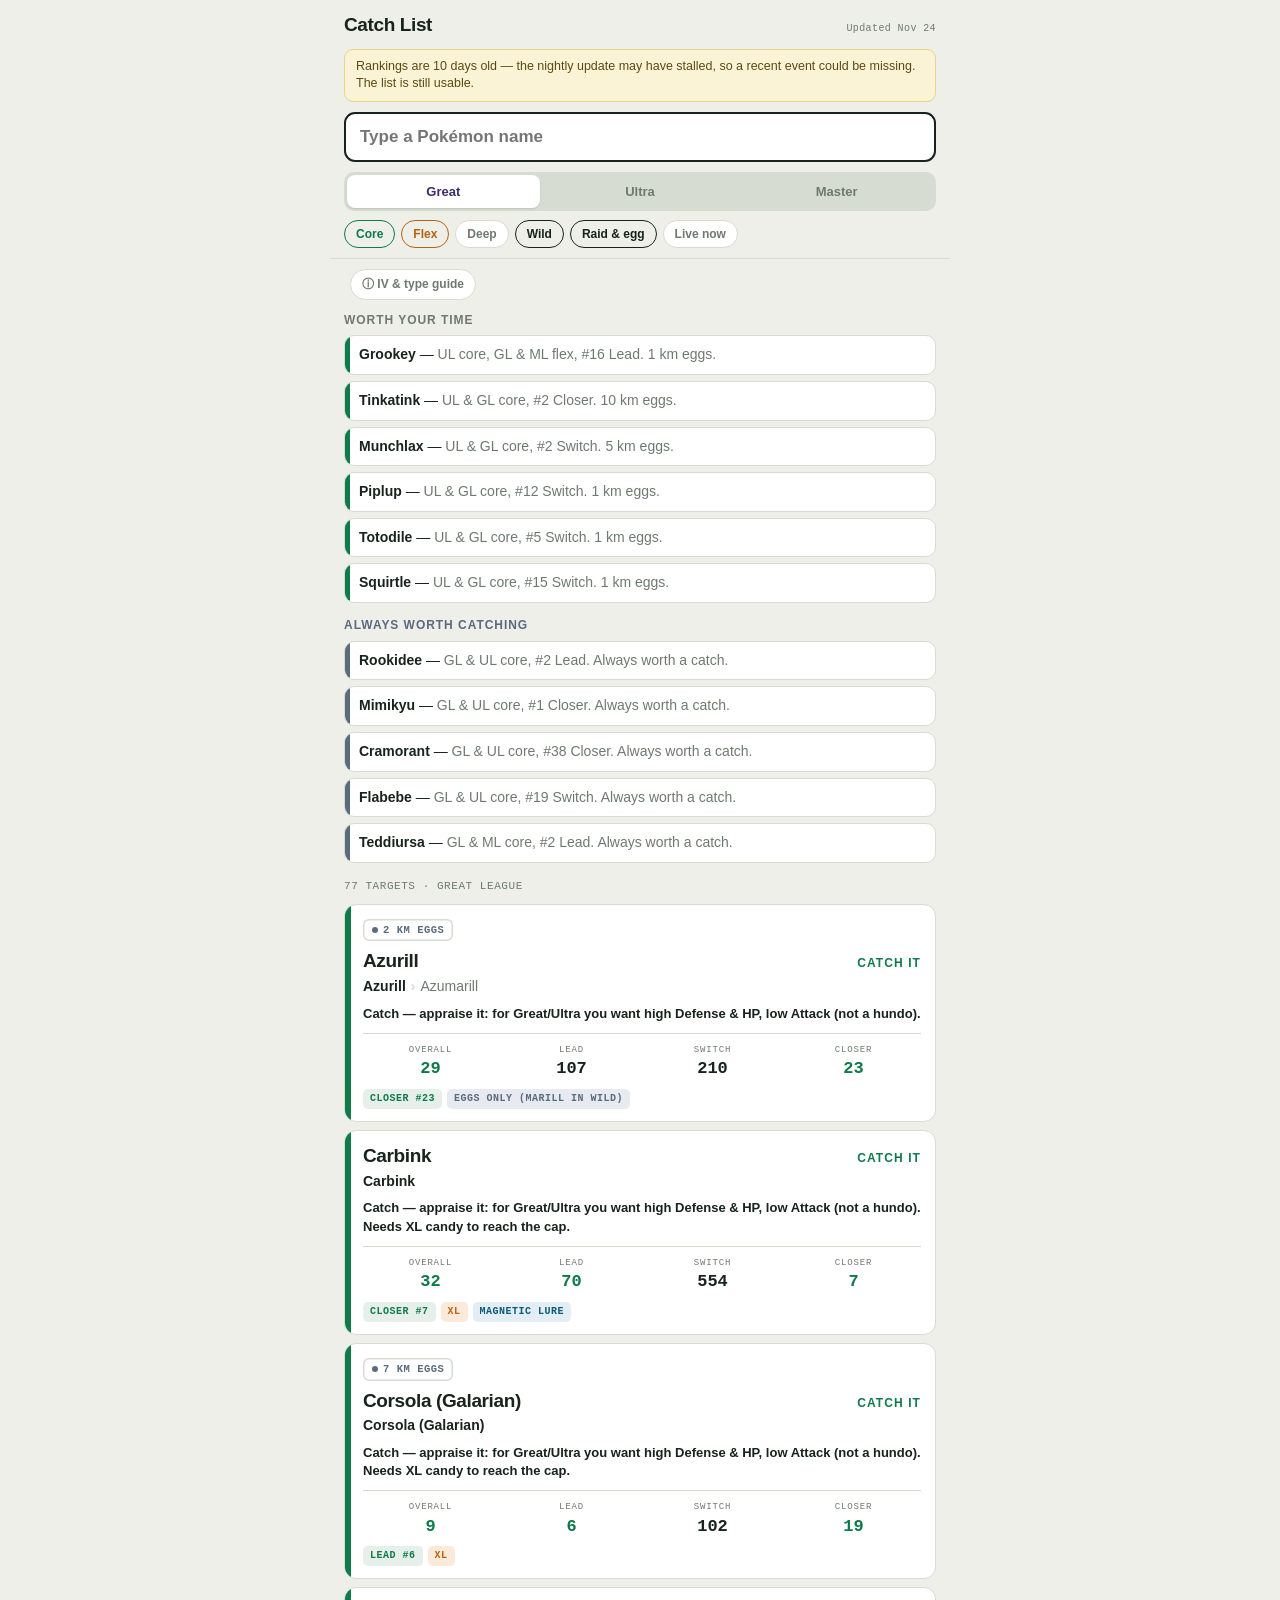
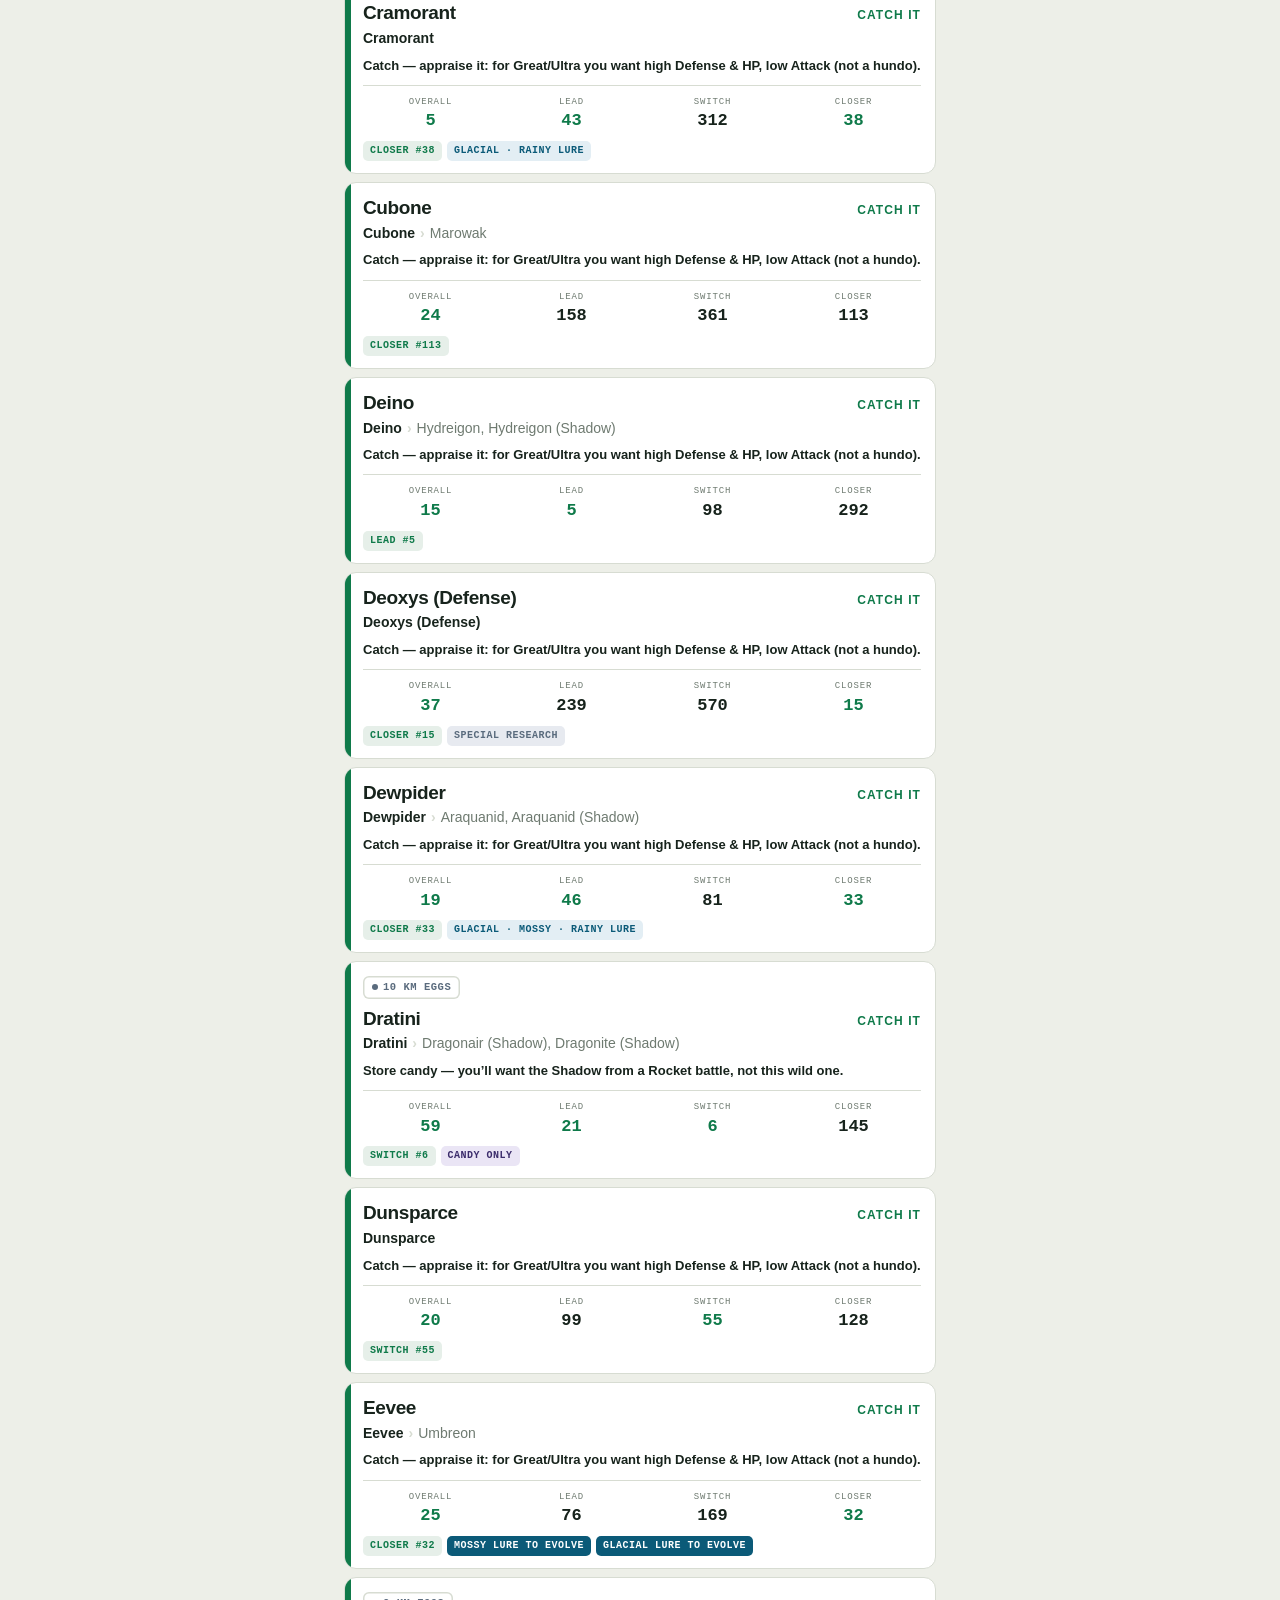
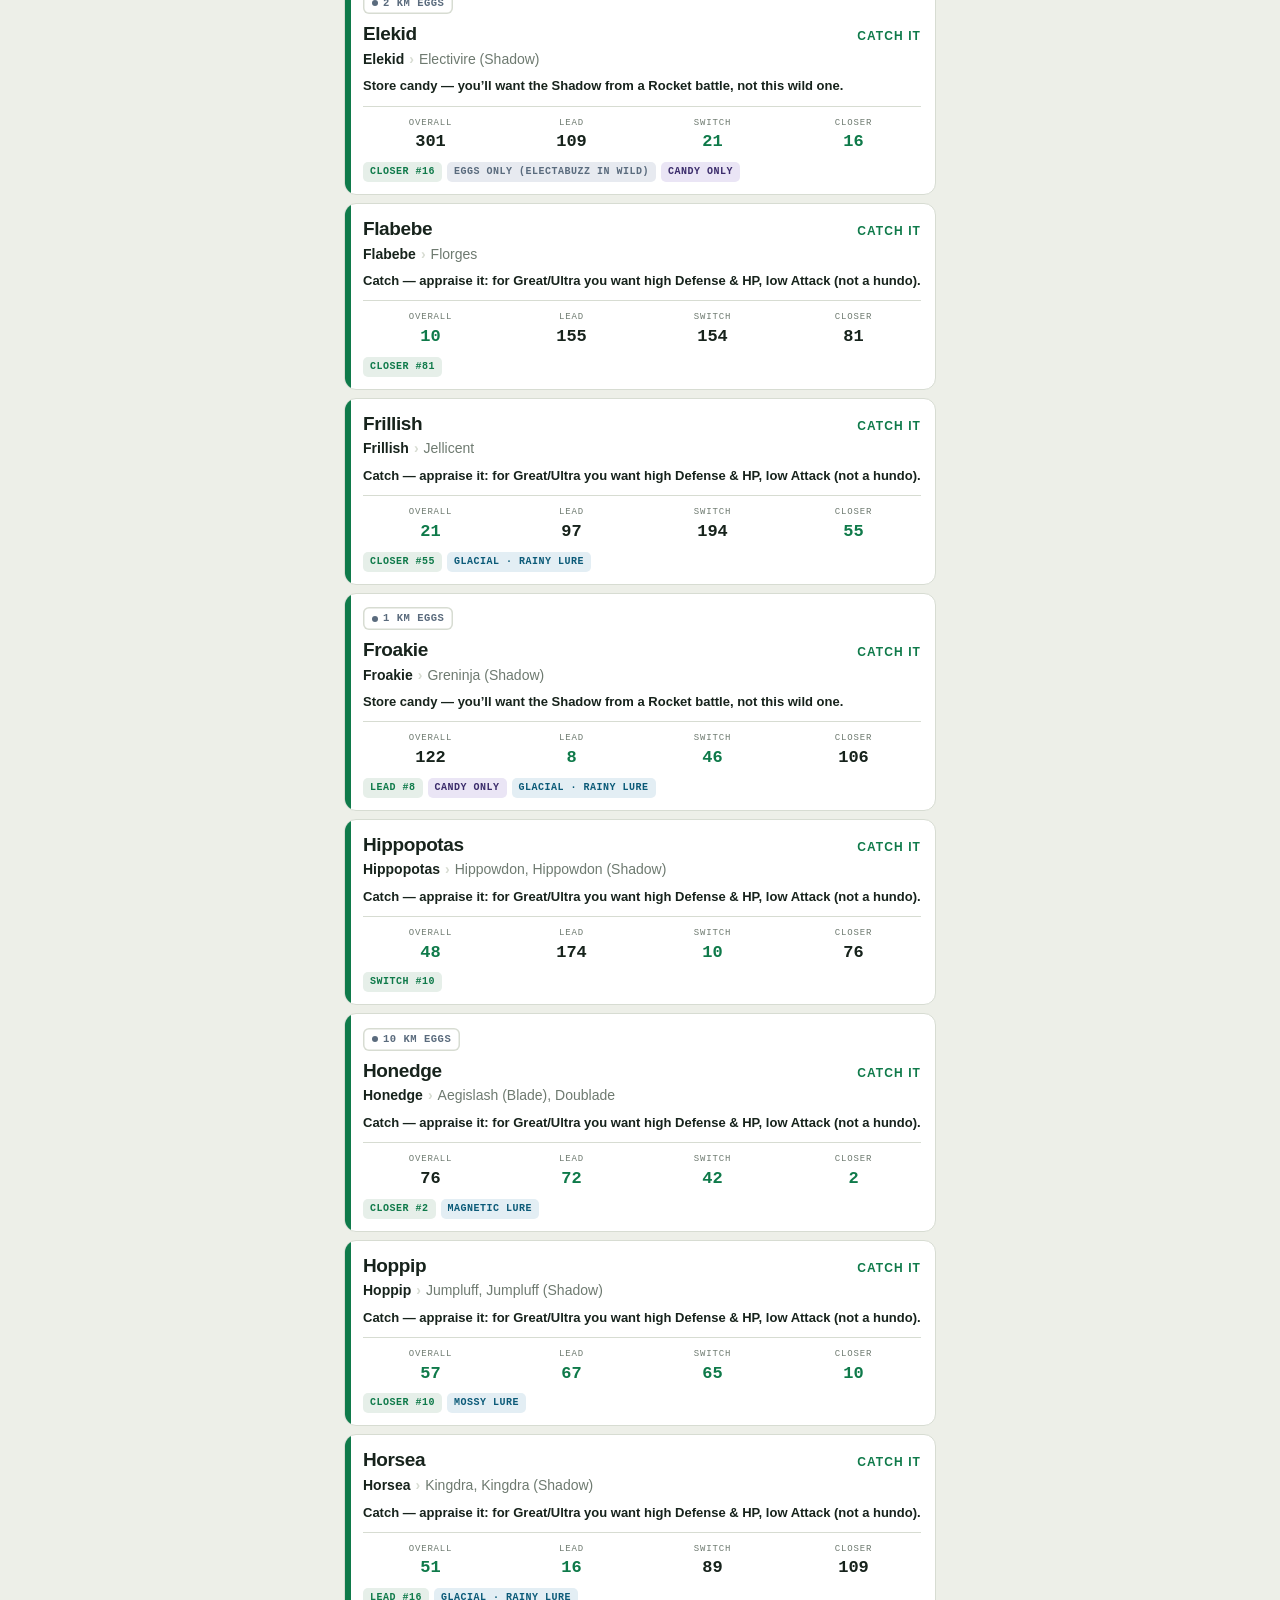
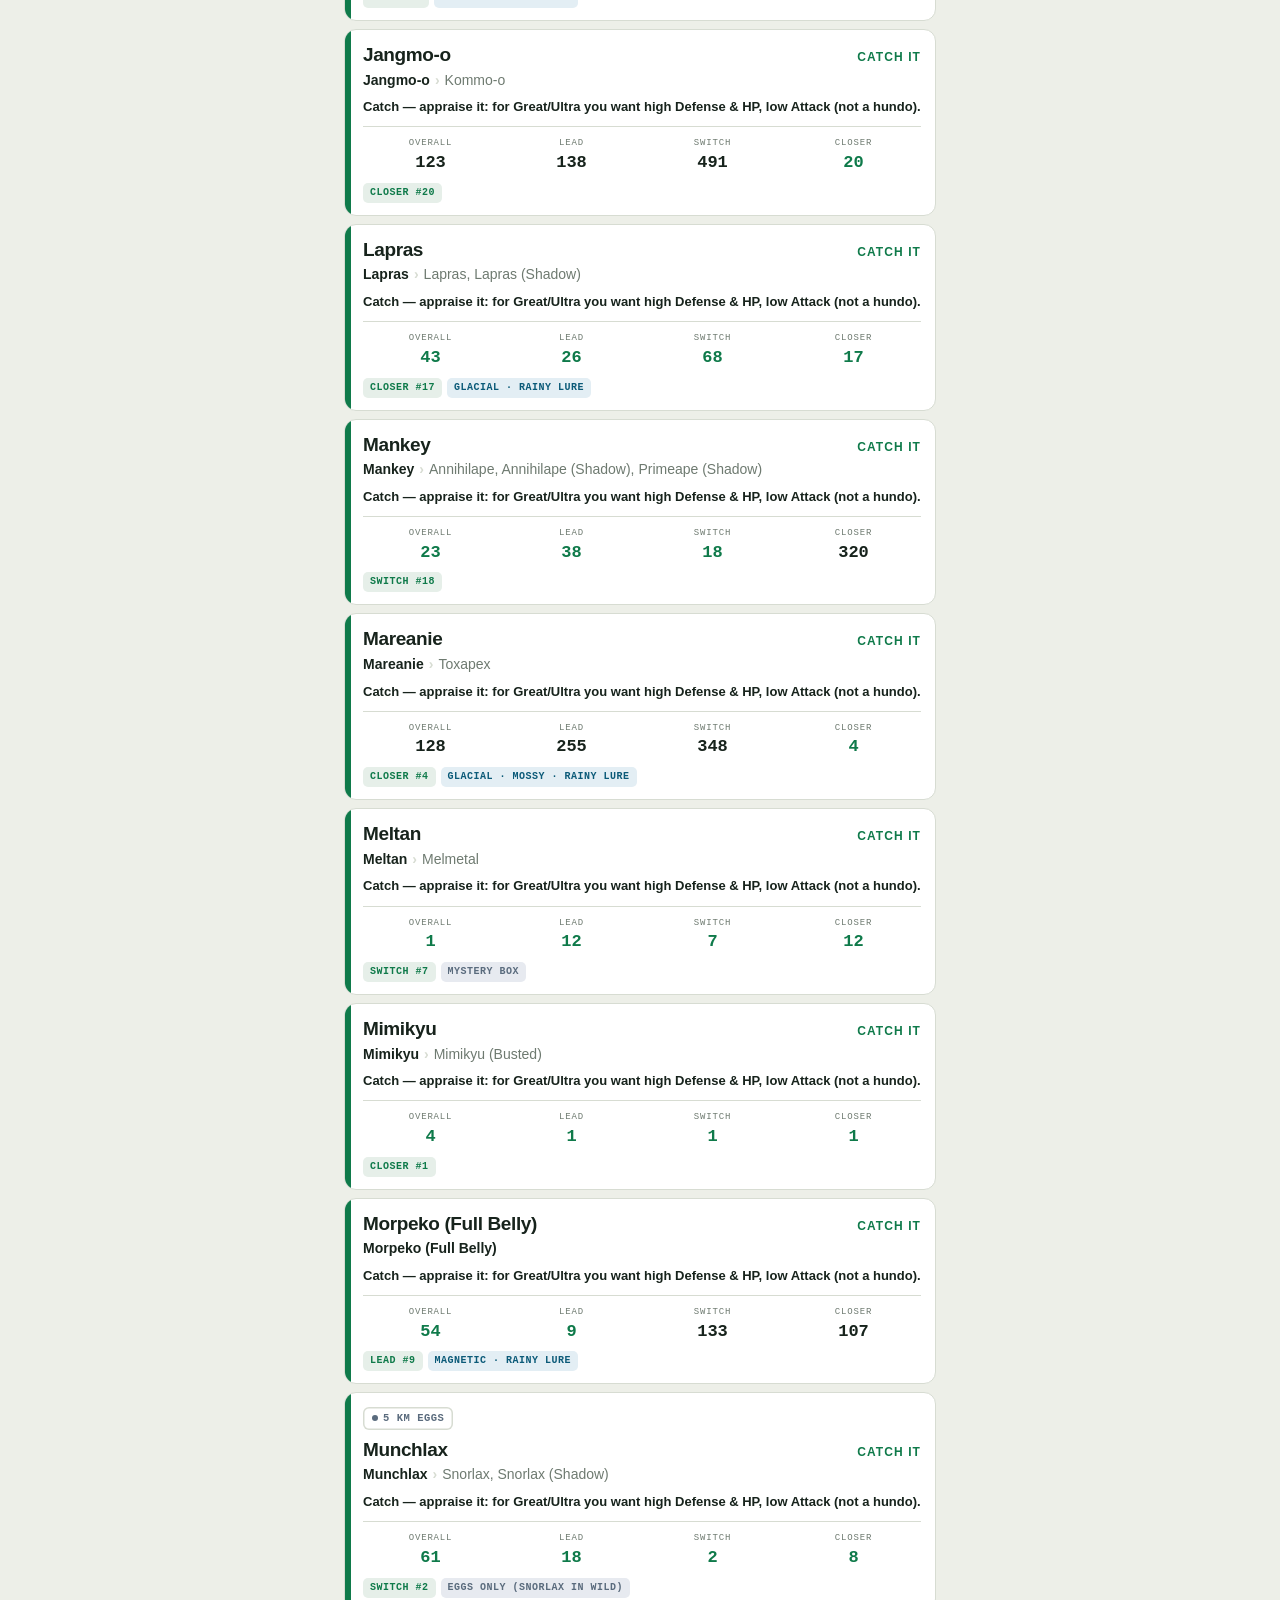
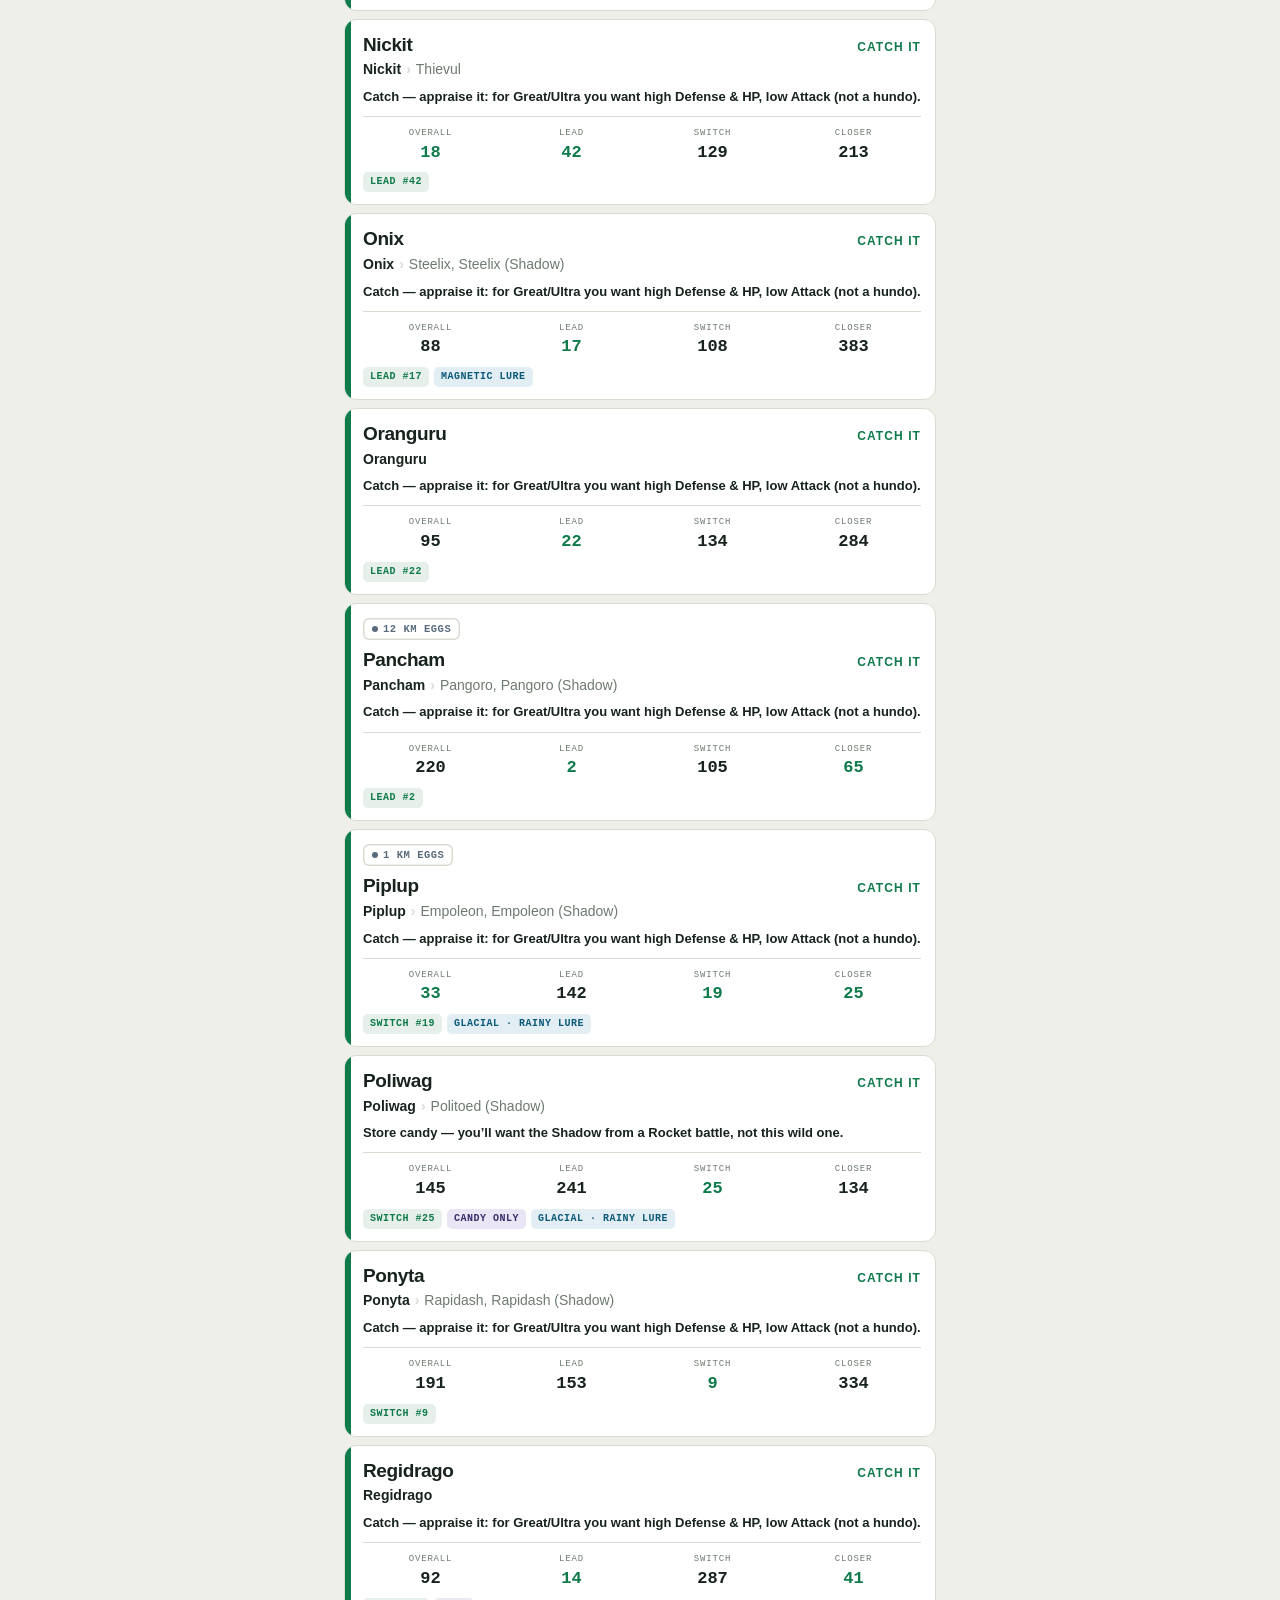
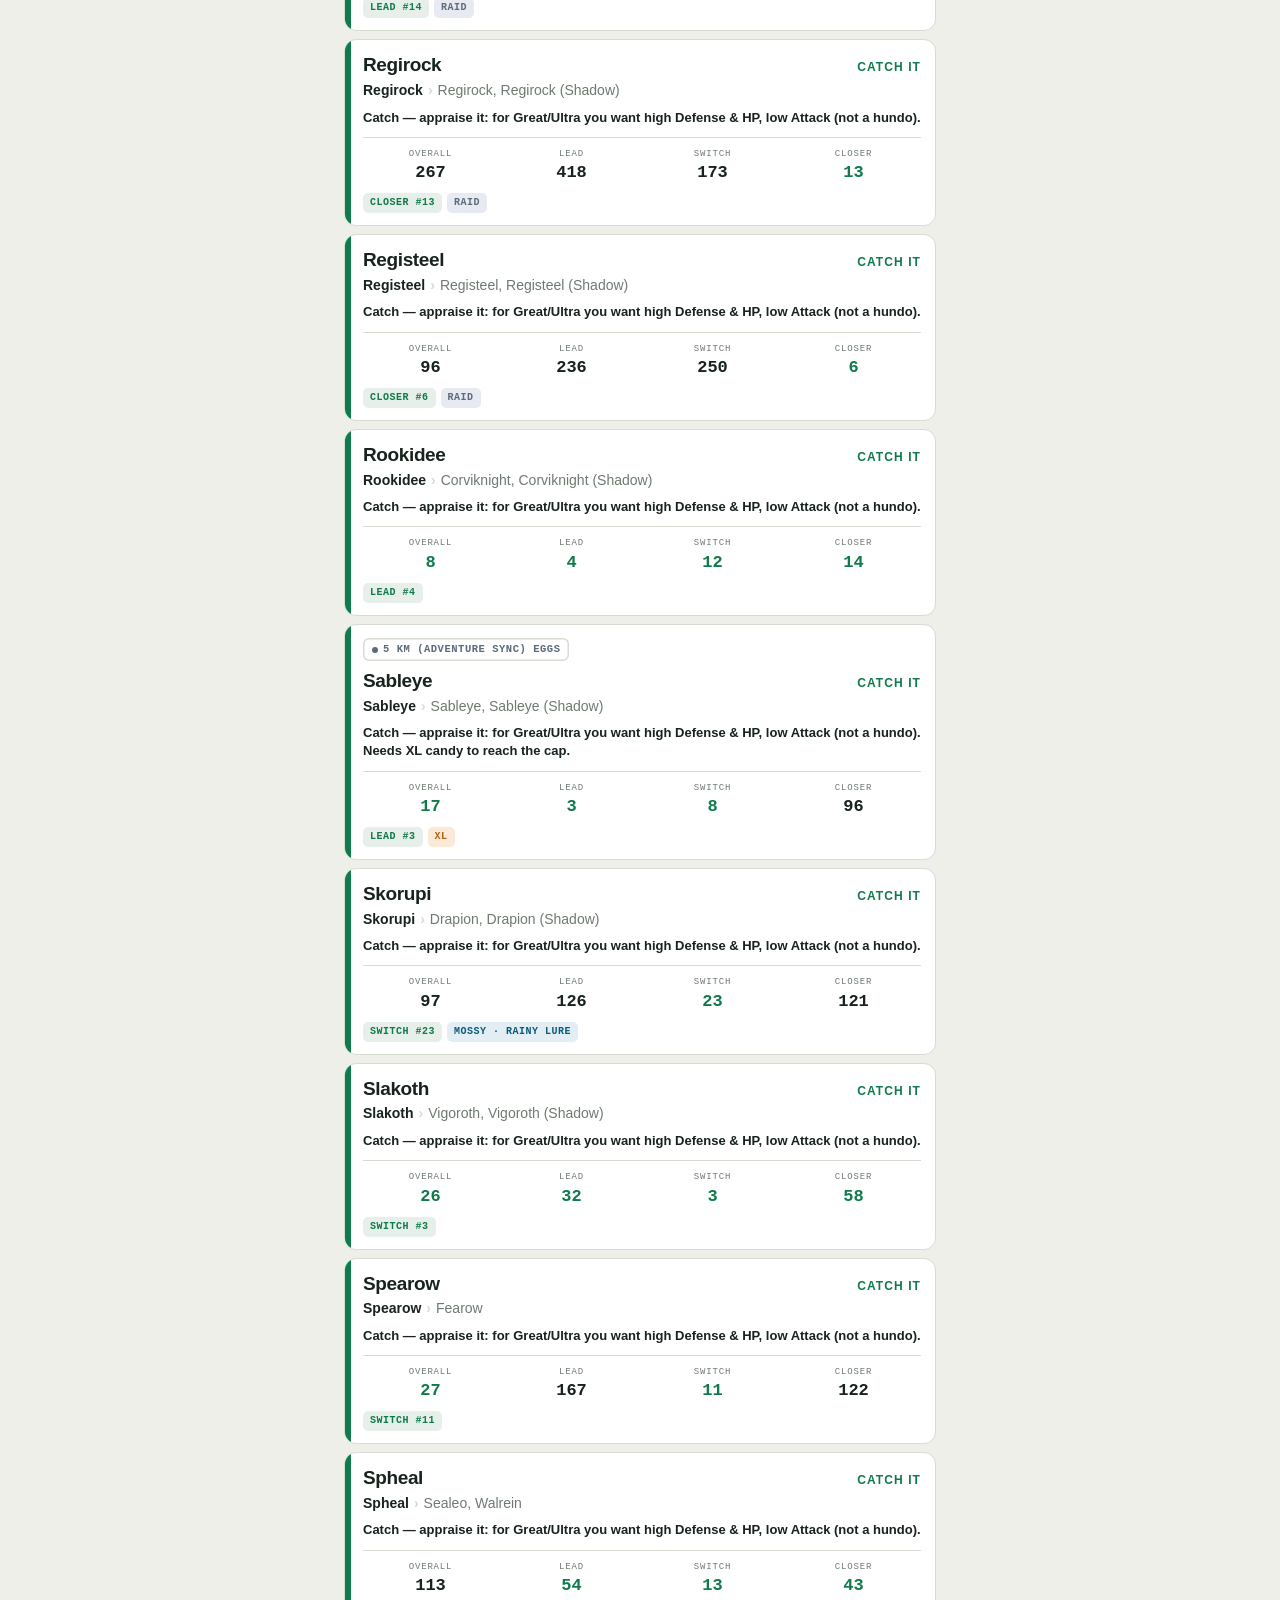
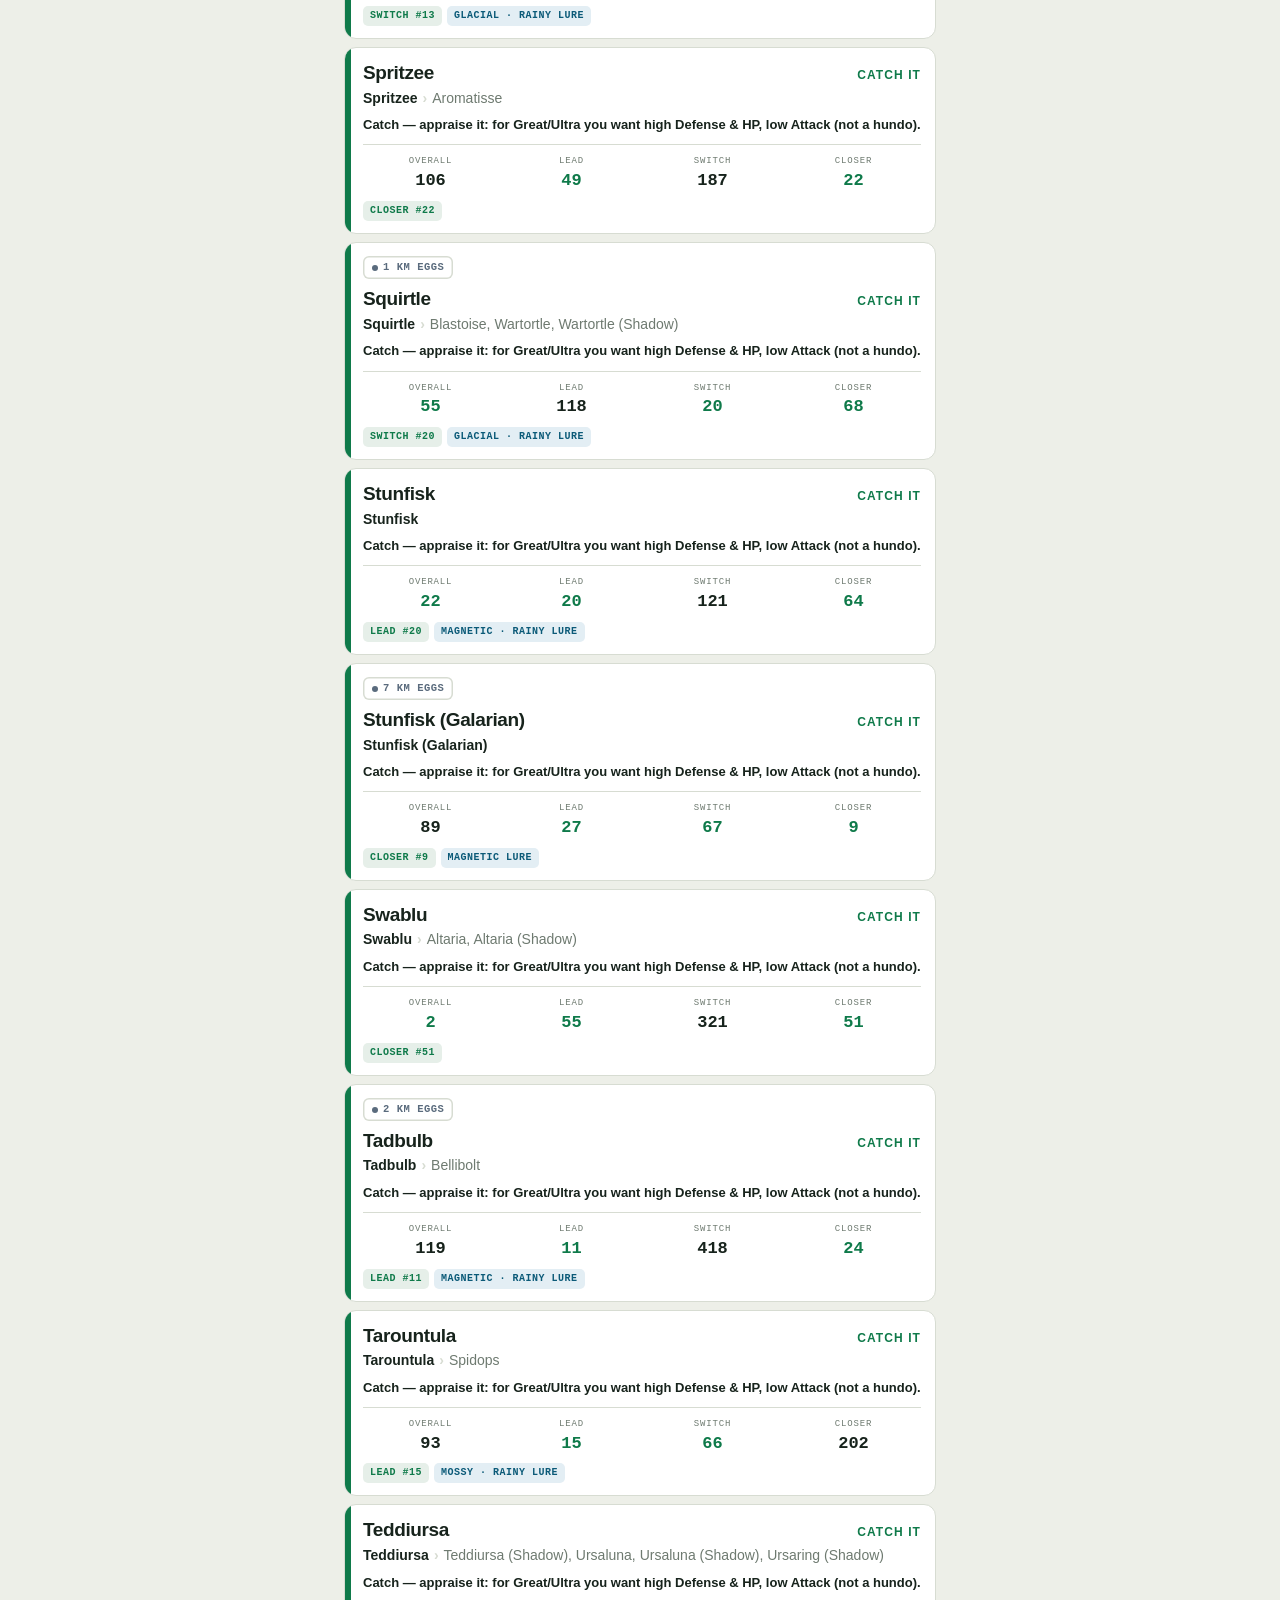
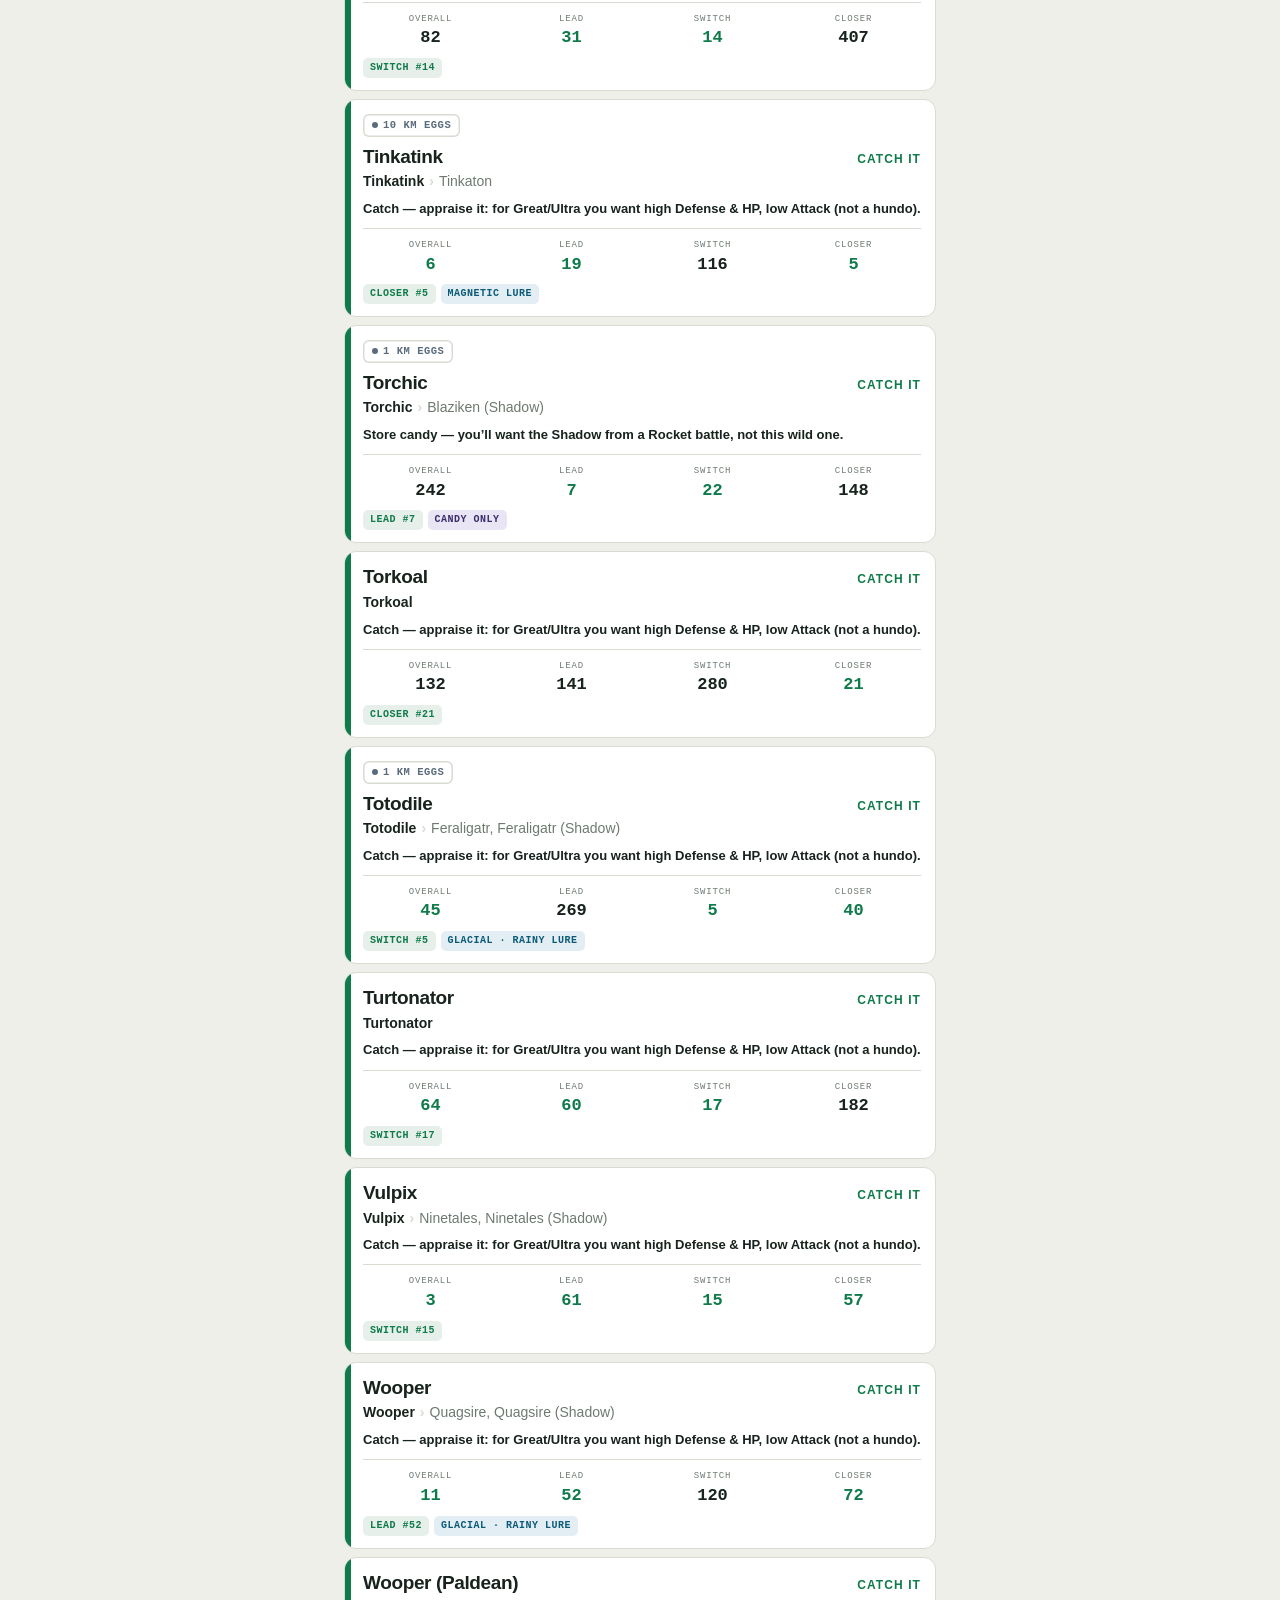
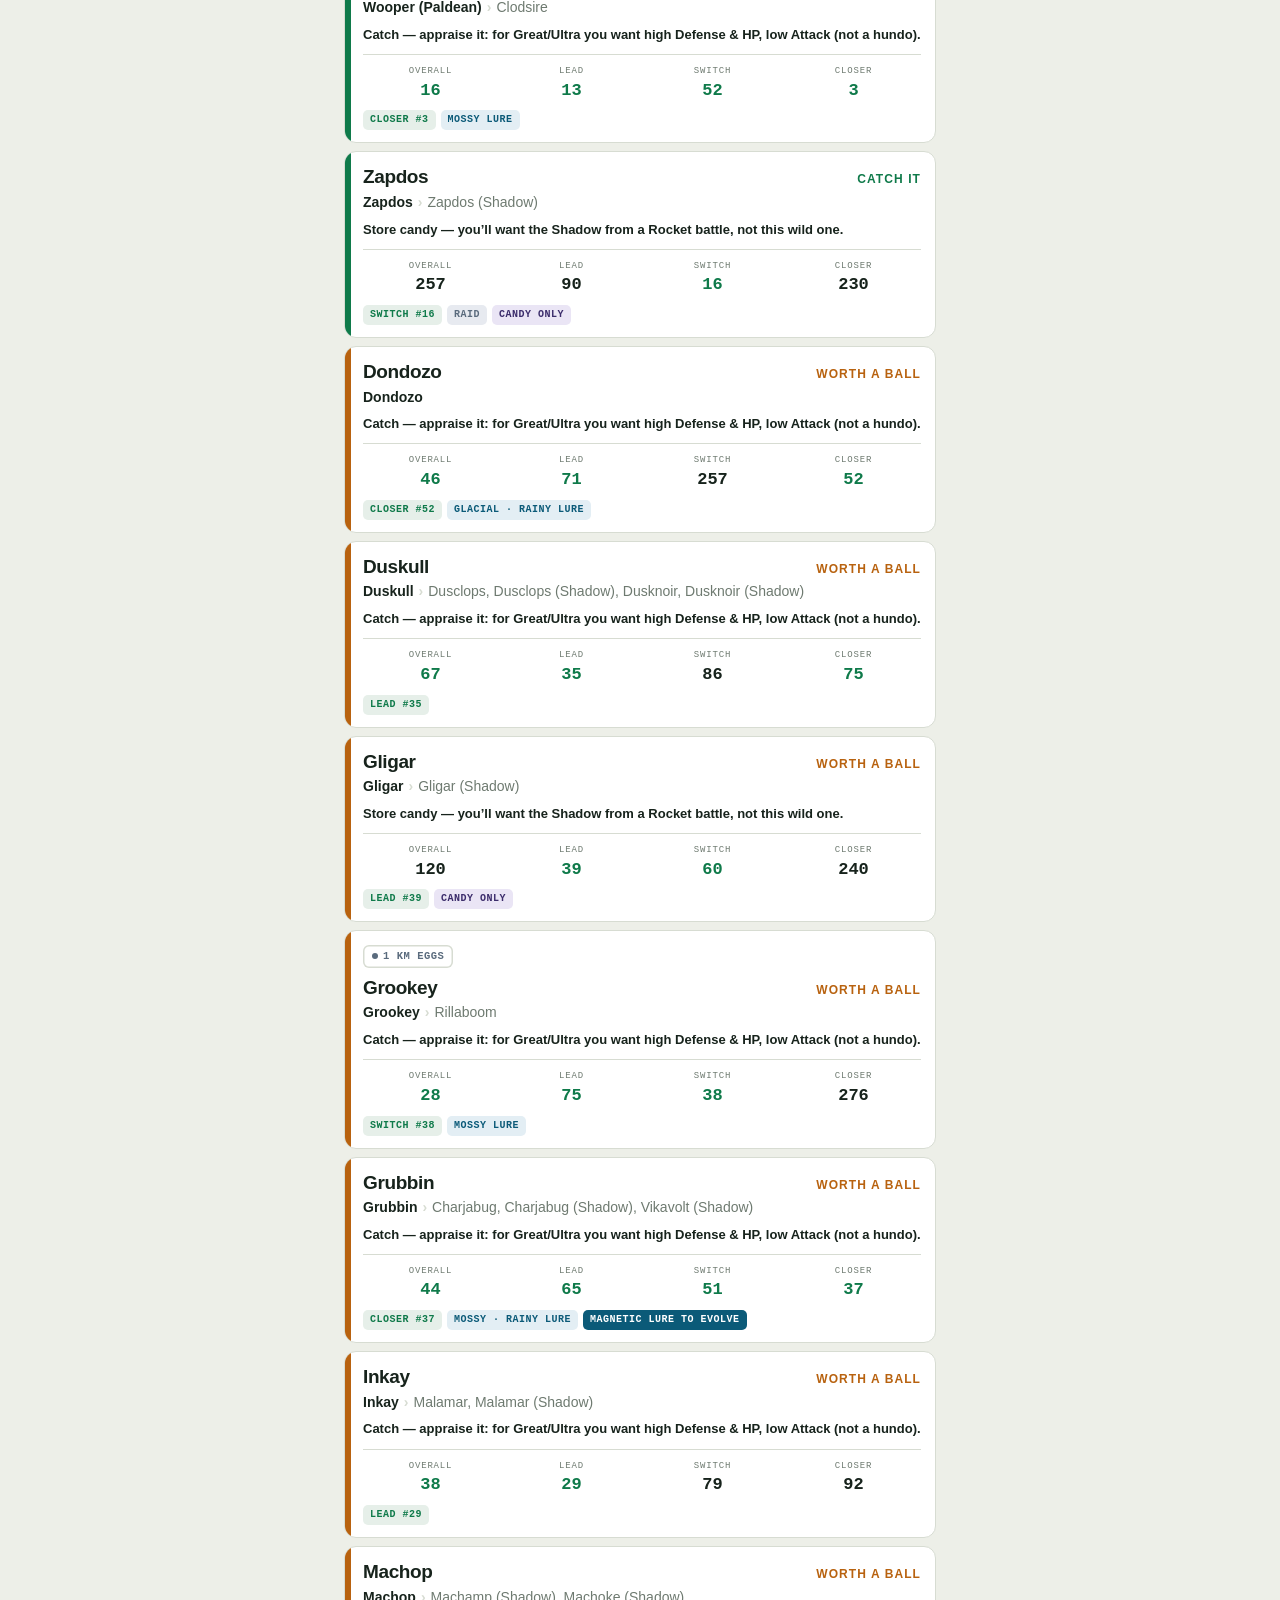
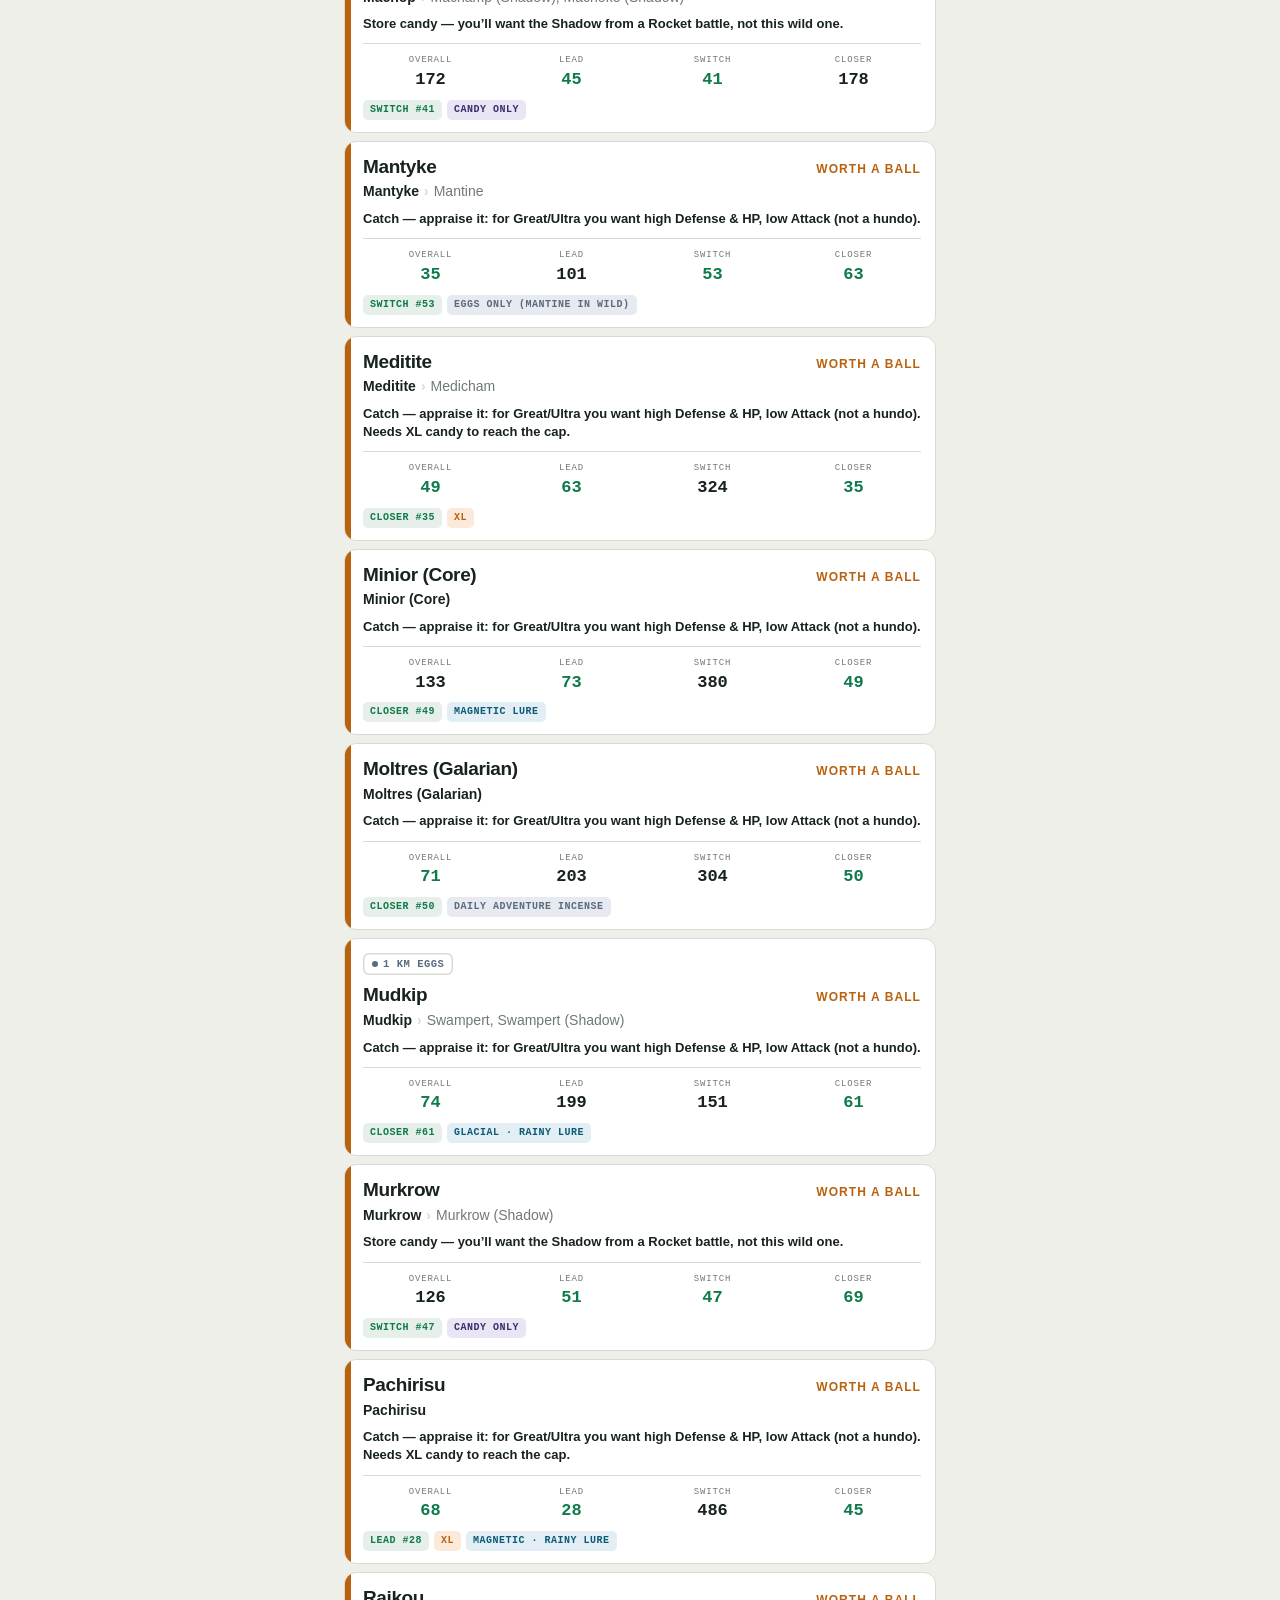
<file: index.html>
<!DOCTYPE html>
<html lang="en">
<head>
<meta charset="utf-8">
<meta name="viewport" content="width=device-width, initial-scale=1, viewport-fit=cover">
<meta name="theme-color" content="#EDEFE8">
<meta name="apple-mobile-web-app-capable" content="yes">
<meta name="mobile-web-app-capable" content="yes">
<meta name="apple-mobile-web-app-status-bar-style" content="default">
<meta name="apple-mobile-web-app-title" content="Catch List">
<meta name="description" content="Pokémon GO PvP catch list — what to catch and for which league, built from PvPoke rankings. Works offline.">
<title>Catch List</title>
<link rel="manifest" href="manifest.json">
<link rel="icon" href="icon.svg" type="image/svg+xml">
<link rel="apple-touch-icon" href="icon.svg">
<link rel="stylesheet" href="styles.css">
</head>
<body>
<div class="wrap">
<header>
  <div class="masthead"><h1>Catch List</h1><span class="stamp" id="stamp"></span></div>
  <div class="notice" id="notice" hidden></div>
  <div class="search">
    <input type="search" id="q" placeholder="Type a Pokémon name" autocomplete="off"
           autocapitalize="off" autocorrect="off" spellcheck="false" aria-label="Search Pokémon">
    <button class="clear" id="clear" aria-label="Clear search">&times;</button>
  </div>
  <div class="seg" id="leagues" role="group" aria-label="League"></div>
  <div class="chips" id="filters"></div>
</header>

<div style="margin:-4px 0 12px">
  <button class="guide-btn" id="guideBtn" aria-expanded="false" aria-controls="guide">ⓘ IV &amp; type guide</button>
</div>
<section class="guide" id="guide" hidden aria-label="IV and type guide"></section>

<section class="focus" id="focus" hidden aria-label="Focus today"></section>

<div class="count" id="count"></div>
<div id="list">
  <div class="empty" id="boot"><b>Loading the catch list…</b>
    If this message stays, the data file didn’t load — check your connection and reload.</div>
</div>
<footer id="foot"></footer>
</div>
<script src="logic.js"></script>
<script src="app.js"></script>
</body>
</html>
</file>
<file: styles.css>
:root{
  --paper:#EDEFE8; --card:#FFFFFF; --ink:#17231C; --muted:#6E7A70; --line:#D7DCD2;
  --catch:#0F7A4A; --maybe:#B8620F; --depth:#5A6B7D; --chrome:#3B2C6B;
  --sans:-apple-system,BlinkMacSystemFont,"Segoe UI",Roboto,"Helvetica Neue",Arial,sans-serif;
  --mono:ui-monospace,SFMono-Regular,"SF Mono",Menlo,Consolas,monospace;
}
*{box-sizing:border-box;-webkit-tap-highlight-color:transparent}
html,body{margin:0}
body{background:var(--paper);color:var(--ink);font-family:var(--sans);
  font-size:16px;line-height:1.4;-webkit-text-size-adjust:100%}
.wrap{max-width:620px;margin:0 auto;padding:0 14px 64px}

header{position:sticky;top:0;z-index:10;background:var(--paper);
  padding:calc(env(safe-area-inset-top) + 12px) 14px 10px;
  border-bottom:1px solid var(--line);margin:0 -14px 14px}
.masthead{display:flex;align-items:baseline;justify-content:space-between;gap:10px;margin-bottom:10px}
h1{font-size:19px;font-weight:800;letter-spacing:-.02em;margin:0}
.stamp{font-family:var(--mono);font-size:10px;color:var(--muted);letter-spacing:.04em;white-space:nowrap;text-align:right}

.notice{font-size:12.5px;line-height:1.4;color:#5A4A12;background:#FBF3D6;
  border:1px solid #E7D48A;border-radius:9px;padding:8px 11px;margin-bottom:10px}
.notice + .notice{margin-top:-4px}

.search{position:relative}
input[type=search]{width:100%;font-family:var(--sans);font-size:17px;font-weight:600;
  padding:13px 40px 13px 14px;border:2px solid var(--ink);border-radius:11px;
  background:var(--card);color:var(--ink);appearance:none}
input[type=search]::-webkit-search-cancel-button{display:none}
input[type=search]:focus{outline:3px solid var(--chrome);outline-offset:1px;border-color:var(--chrome)}
.clear{position:absolute;right:6px;top:50%;transform:translateY(-50%);border:0;background:none;
  font-size:22px;color:var(--muted);padding:6px 10px;cursor:pointer;display:none}
.clear.on{display:block}

.seg{display:flex;gap:4px;margin-top:10px;background:var(--line);padding:3px;border-radius:10px}
.seg button{flex:1;border:0;background:none;font-family:var(--sans);font-size:13px;font-weight:700;
  padding:9px 4px;border-radius:8px;color:var(--muted);cursor:pointer}
.seg button[aria-pressed=true]{background:var(--card);color:var(--chrome);
  box-shadow:0 1px 2px rgba(0,0,0,.12)}
.seg button:focus-visible{outline:3px solid var(--chrome);outline-offset:-1px}

.chips{display:flex;flex-wrap:wrap;gap:6px;margin-top:9px}
.chip{border:1.5px solid var(--line);background:var(--card);color:var(--muted);
  font-family:var(--sans);font-size:12px;font-weight:700;padding:6px 11px;border-radius:99px;cursor:pointer}
.chip[aria-pressed=true]{border-color:var(--ink);color:var(--ink);background:var(--paper)}
.chip[data-tier=core][aria-pressed=true]{border-color:var(--catch);color:var(--catch)}
.chip[data-tier=flex][aria-pressed=true]{border-color:var(--maybe);color:var(--maybe)}
.chip[data-tier=niche][aria-pressed=true]{border-color:var(--depth);color:var(--depth)}
.chip:focus-visible{outline:3px solid var(--chrome);outline-offset:2px}

.count{font-family:var(--mono);font-size:11px;color:var(--muted);letter-spacing:.05em;
  text-transform:uppercase;margin:2px 0 10px}

/* Guide panel: IV reminder + type chart */
.guide-btn{margin-left:6px;border:1.5px solid var(--line);background:var(--card);color:var(--muted);
  font-family:var(--sans);font-size:12px;font-weight:700;padding:6px 11px;border-radius:99px;cursor:pointer;white-space:nowrap}
.guide-btn[aria-expanded=true]{border-color:var(--chrome);color:var(--chrome)}
.guide-btn:focus-visible{outline:3px solid var(--chrome);outline-offset:2px}
.guide{background:var(--card);border:1px solid var(--line);border-radius:12px;padding:14px;margin:0 0 16px}
.guide[hidden]{display:none}
.guide h3{font-size:13px;font-weight:800;letter-spacing:.02em;margin:0 0 6px}
.guide h3.sp{margin-top:16px}
.iv{margin-bottom:4px}
.iv dt{font-size:12px;font-weight:800;color:var(--chrome);text-transform:uppercase;letter-spacing:.05em;margin-top:8px}
.iv dd{margin:2px 0 0;font-size:13px;color:var(--ink);line-height:1.45}
.typegrid{display:flex;flex-wrap:wrap;gap:5px;margin:6px 0 10px}
.tbtn{border:0;border-radius:6px;padding:5px 9px;font-family:var(--sans);font-size:11px;font-weight:800;
  color:#fff;cursor:pointer;opacity:.55;text-transform:uppercase;letter-spacing:.03em}
.tbtn[aria-pressed=true]{opacity:1;box-shadow:0 0 0 2px var(--ink)}
.tbtn:focus-visible{outline:3px solid var(--chrome);outline-offset:2px}
.matchup{font-size:13px;line-height:1.5}
.matchup .row{margin-top:7px}
.matchup .lab{font-family:var(--mono);font-size:10px;letter-spacing:.06em;text-transform:uppercase;color:var(--muted);display:block;margin-bottom:2px}
.tpill{display:inline-block;color:#fff;font-size:11px;font-weight:700;padding:2px 7px;border-radius:5px;margin:2px 3px 0 0}
.matchup .none-txt{color:var(--muted);font-style:italic}

/* Focus today */
.focus{margin:0 0 16px}
.focus h2{font-size:12px;font-weight:800;letter-spacing:.08em;text-transform:uppercase;
  color:var(--muted);margin:14px 0 7px}
.focus h2:first-child{margin-top:0}
.focus h2.soon{color:var(--maybe)}
.focus h2.ever{color:var(--depth)}
.focus li.ever::before{background:var(--depth)}
.focus ul{list-style:none;margin:0;padding:0}
.focus li{background:var(--card);border:1px solid var(--line);border-radius:10px;
  padding:9px 12px 9px 14px;margin-bottom:6px;position:relative;overflow:hidden;
  font-size:14px;line-height:1.4;cursor:pointer}
.focus li::before{content:"";position:absolute;left:0;top:0;bottom:0;width:5px;background:var(--catch)}
.focus li.soon::before{background:var(--maybe)}
.focus li b{font-weight:800}
.focus li .why{color:var(--muted)}
.focus li:focus-visible{outline:3px solid var(--chrome);outline-offset:2px}

.card{position:relative;background:var(--card);border:1px solid var(--line);border-radius:12px;
  padding:12px 14px 12px 18px;margin-bottom:8px;overflow:hidden;cursor:pointer}
.card::before{content:"";position:absolute;left:0;top:0;bottom:0;width:6px}
.card[data-tier=core]::before{background:var(--catch)}
.card[data-tier=flex]::before{background:var(--maybe)}
.card[data-tier=niche]::before{background:var(--depth)}
.card[data-tier=skip]::before{background:var(--muted)}
.card[data-tier=skip]{background:var(--paper)}
.card[data-tier=skip] .verdict{color:var(--muted)}
.card[data-tier=skip] .name{color:var(--muted)}
.card:focus-visible{outline:3px solid var(--chrome);outline-offset:2px}

.subhead{font-family:var(--mono);font-size:11px;letter-spacing:.06em;text-transform:uppercase;
  color:var(--muted);margin:18px 0 8px}
.skipwhy{font-size:12.5px;color:var(--muted);margin-top:6px;line-height:1.45}

.top{display:flex;align-items:baseline;justify-content:space-between;gap:10px}
.name{font-size:19px;font-weight:800;letter-spacing:-.02em}
.verdict{font-size:12px;font-weight:800;letter-spacing:.09em;text-transform:uppercase;white-space:nowrap}
.card[data-tier=core] .verdict{color:var(--catch)}
.card[data-tier=flex] .verdict{color:var(--maybe)}
.card[data-tier=niche] .verdict{color:var(--depth)}

.chain{font-size:14px;color:var(--muted);margin-top:2px}
.chain b{color:var(--ink);font-weight:600}
.chain .arrow{color:var(--line);padding:0 5px;font-weight:700}

.tagrow{display:flex;flex-wrap:wrap;gap:5px;margin-top:8px}
.tag{font-family:var(--mono);font-size:10px;font-weight:600;letter-spacing:.05em;
  text-transform:uppercase;padding:3px 7px;border-radius:5px;background:var(--paper);color:var(--muted)}
.tag.role{background:#E6EFE9;color:var(--catch)}
.tag.xl{background:#FBE9DA;color:var(--maybe)}
.tag.shadowonly{background:#EAE5F5;color:var(--chrome)}
.tag.raid{background:#E7EAF0;color:var(--depth)}
.tag.lure{background:#E3EEF4;color:#0B5A78}
.tag.lureevo{background:#0B5A78;color:#fff}
.now{display:inline-flex;align-items:center;gap:5px;font-family:var(--mono);font-size:10.5px;
  font-weight:700;letter-spacing:.05em;text-transform:uppercase;padding:4px 9px;border-radius:6px;
  margin-bottom:7px}
.now.wild{background:var(--ink);color:#fff}
.now.raid,.now.egg{background:var(--card);color:var(--depth);box-shadow:inset 0 0 0 1.5px var(--line)}
.now .dot{width:6px;height:6px;border-radius:50%;background:currentColor;flex:none}
.chip[data-live][aria-pressed=true]{border-color:var(--ink);background:var(--ink);color:#fff}

.note{font-size:13px;font-weight:600;color:var(--ink);margin-top:8px;line-height:1.4}

.ranks{display:none;grid-template-columns:repeat(4,1fr);gap:6px;margin-top:10px;
  padding-top:10px;border-top:1px solid var(--line)}
.ranks.show,.card.open .ranks{display:grid}
.rank{text-align:center}
.rank .k{font-family:var(--mono);font-size:9px;letter-spacing:.09em;color:var(--muted);text-transform:uppercase}
.rank .v{font-family:var(--mono);font-size:17px;font-weight:600;margin-top:1px}
.rank.hit .v{color:var(--catch)}
.rank .v.none{color:var(--line)}
.detail{font-size:12px;color:var(--muted);margin-top:9px;line-height:1.45}

.empty{text-align:center;padding:40px 20px;color:var(--muted)}
.empty b{display:block;font-size:17px;color:var(--ink);font-weight:700;margin-bottom:5px}
.empty.error b{color:var(--maybe)}
mark{background:#FBEFAA;color:inherit;border-radius:2px;padding:0 1px}

footer{margin-top:22px;padding-top:14px;border-top:1px solid var(--line);
  font-size:11.5px;color:var(--muted);line-height:1.55}
@media(prefers-reduced-motion:no-preference){.card{transition:box-shadow .12s ease}}
</file>
